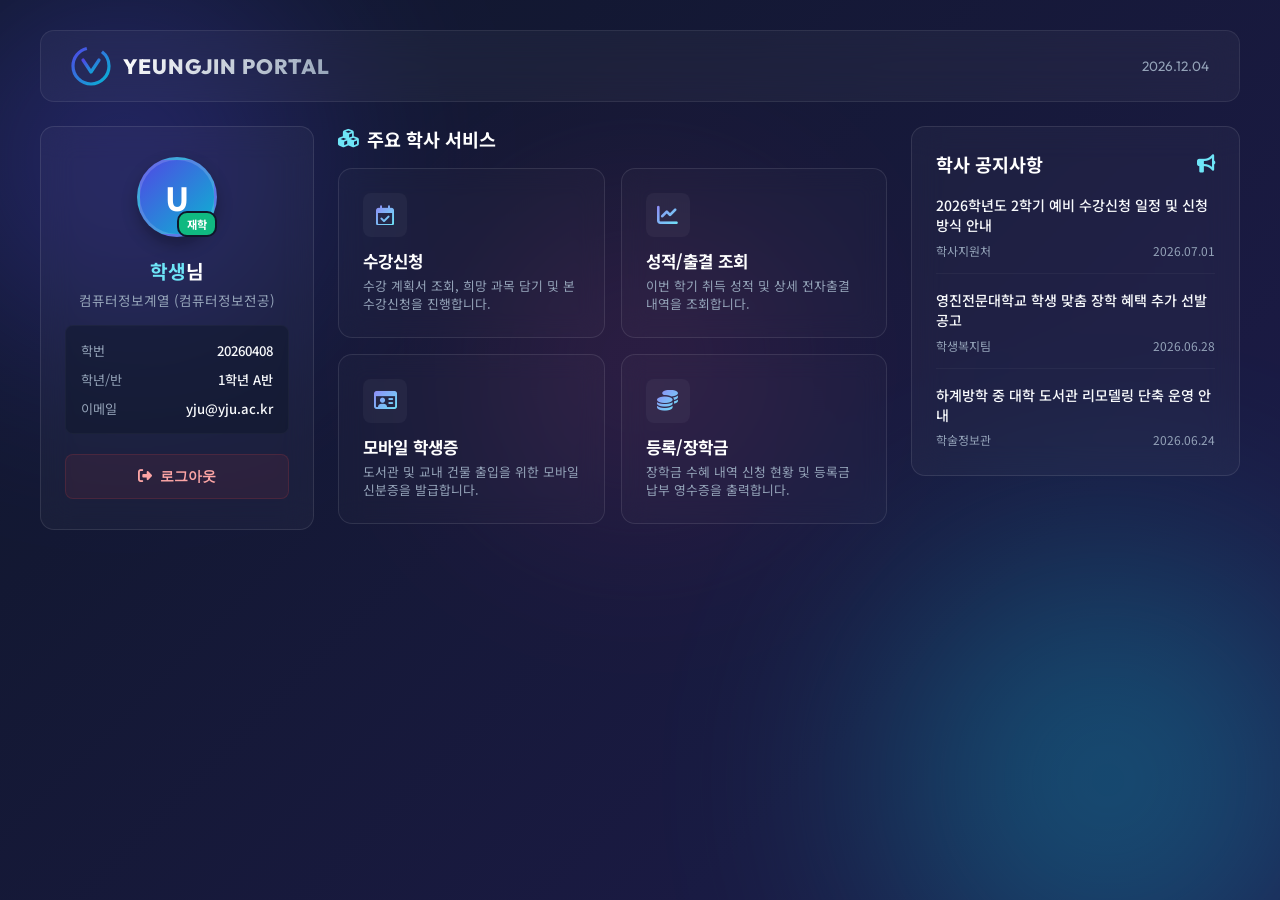
<file: dashboard.html>
<!DOCTYPE html>
<html lang="ko">
<head>
  <meta charset="UTF-8">
  <meta name="viewport" content="width=device-width, initial-scale=1.0">
  <title>영진전문대학교 - 스마트 통합 포털</title>
  <!-- Google Fonts -->
  <link rel="preconnect" href="https://fonts.googleapis.com">
  <link rel="preconnect" href="https://fonts.gstatic.com" crossorigin>
  <link href="https://fonts.googleapis.com/css2?family=Noto+Sans+KR:wght@300;400;500;700;900&family=Outfit:wght@300;400;600;800&display=swap" rel="stylesheet">
  <!-- FontAwesome for Premium Icons -->
  <link rel="stylesheet" href="https://cdnjs.cloudflare.com/ajax/libs/font-awesome/6.4.0/css/all.min.css">
  <link rel="icon" href="data:,">
  <!-- Common Style Sheet -->
  <link rel="stylesheet" href="style.css">
  <style>
    /* 1. 대시보드 레이아웃 및 랩퍼 */
    .dashboard-wrapper {
      width: 100%;
      min-height: 100vh;
      padding: 30px 20px;
      z-index: 1;
      display: flex;
      flex-direction: column;
      align-items: center;
      box-sizing: border-box;
    }

    .dashboard-container {
      width: 100%;
      max-width: 1200px;
      animation: fadeInDashboard 0.8s cubic-bezier(0.16, 1, 0.3, 1) forwards;
    }

    @keyframes fadeInDashboard {
      from { opacity: 0; transform: translateY(15px); }
      to { opacity: 1; transform: translateY(0); }
    }

    /* 2. 상단 헤더 */
    .dashboard-header {
      display: flex;
      justify-content: space-between;
      align-items: center;
      background: rgba(255, 255, 255, 0.04);
      backdrop-filter: blur(16px);
      -webkit-backdrop-filter: blur(16px);
      border: 1px solid rgba(255, 255, 255, 0.08);
      border-radius: var(--radius-md);
      padding: 15px 30px;
      margin-bottom: 24px;
    }

    .brand-section {
      display: flex;
      align-items: center;
      gap: 12px;
    }

    .brand-section .logo-svg {
      width: 40px;
      height: 40px;
    }

    .brand-section .portal-title {
      font-family: var(--font-en);
      font-size: 1.3rem;
      font-weight: 800;
      letter-spacing: 1px;
      background: linear-gradient(135deg, #ffffff 0%, var(--text-muted) 100%);
      -webkit-background-clip: text;
      -webkit-text-fill-color: transparent;
    }

    .header-time {
      font-size: 0.85rem;
      color: var(--text-muted);
      font-family: var(--font-en);
    }

    /* 3. 3단 가로 배치 그리드 */
    .dashboard-grid {
      display: grid;
      grid-template-columns: 1fr 2fr 1.2fr;
      gap: 24px;
      align-items: start;
    }

    @media (max-width: 1024px) {
      .dashboard-grid {
        grid-template-columns: 1fr 1.5fr;
      }
      .sidebar-area {
        grid-column: span 2;
      }
    }

    @media (max-width: 768px) {
      .dashboard-grid {
        grid-template-columns: 1fr;
      }
      .sidebar-area {
        grid-column: span 1;
      }
    }

    /* 4. [좌측] 학생 프로필 카드 */
    .profile-card {
      background: rgba(255, 255, 255, 0.03);
      backdrop-filter: blur(16px);
      -webkit-backdrop-filter: blur(16px);
      border: 1px solid var(--card-border);
      border-radius: var(--radius-md);
      padding: 30px 24px;
      text-align: center;
      display: flex;
      flex-direction: column;
      align-items: center;
      gap: 20px;
    }

    .profile-avatar-wrapper {
      position: relative;
    }

    .profile-avatar {
      width: 80px;
      height: 80px;
      background: linear-gradient(135deg, var(--primary) 0%, var(--secondary) 100%);
      border-radius: 50%;
      display: flex;
      align-items: center;
      justify-content: center;
      font-size: 2rem;
      font-weight: 800;
      color: #ffffff;
      border: 3px solid rgba(255, 255, 255, 0.15);
      box-shadow: 0 8px 16px rgba(0, 0, 0, 0.3);
    }

    .profile-badge {
      position: absolute;
      bottom: 0;
      right: 0;
      background: var(--success);
      color: #ffffff;
      font-size: 0.7rem;
      font-weight: 700;
      padding: 3px 8px;
      border-radius: 10px;
      border: 2px solid #0f172a;
    }

    .profile-info {
      width: 100%;
    }

    .profile-name {
      font-size: 1.2rem;
      font-weight: 700;
      color: #ffffff;
      margin-bottom: 5px;
    }

    .profile-name span {
      color: var(--secondary-light);
    }

    .profile-department {
      font-size: 0.85rem;
      color: var(--text-muted);
      margin-bottom: 15px;
    }

    .profile-details {
      background: rgba(15, 23, 42, 0.5);
      border-radius: var(--radius-sm);
      padding: 15px;
      text-align: left;
      font-size: 0.82rem;
      display: flex;
      flex-direction: column;
      gap: 10px;
      border: 1px solid rgba(255, 255, 255, 0.03);
    }

    .detail-row {
      display: flex;
      justify-content: space-between;
    }

    .detail-label {
      color: var(--text-muted);
    }

    .detail-val {
      color: var(--text-main);
      font-weight: 500;
    }

    .btn-logout {
      width: 100%;
      background: rgba(239, 68, 68, 0.08);
      border: 1px solid rgba(239, 68, 68, 0.15);
      color: #fca5a5;
      padding: 12px;
      border-radius: var(--radius-sm);
      font-size: 0.88rem;
      font-weight: 600;
      cursor: pointer;
      display: flex;
      align-items: center;
      justify-content: center;
      gap: 8px;
      transition: var(--transition-fast);
      text-decoration: none;
    }

    .btn-logout:hover {
      background: rgba(239, 68, 68, 0.2);
      border-color: rgba(239, 68, 68, 0.35);
      color: #ffffff;
      transform: translateY(-2px);
    }

    /* 5. [중앙] 학사 서비스 영역 */
    .services-area {
      display: flex;
      flex-direction: column;
      gap: 16px;
    }

    .services-title {
      font-size: 1.15rem;
      font-weight: 700;
      color: #ffffff;
      display: flex;
      align-items: center;
      gap: 8px;
    }

    .services-title i {
      color: var(--secondary-light);
    }

    .services-grid {
      display: grid;
      grid-template-columns: repeat(2, 1fr);
      gap: 16px;
    }

    @media (max-width: 480px) {
      .services-grid {
        grid-template-columns: 1fr;
      }
    }

    .service-card {
      background: rgba(255, 255, 255, 0.02);
      backdrop-filter: blur(12px);
      -webkit-backdrop-filter: blur(12px);
      border: 1px solid var(--card-border);
      border-radius: var(--radius-md);
      padding: 24px;
      text-decoration: none;
      display: flex;
      flex-direction: column;
      gap: 12px;
      transition: var(--transition-smooth);
      position: relative;
      overflow: hidden;
    }

    .service-card::before {
      content: '';
      position: absolute;
      top: 0;
      left: 0;
      width: 100%;
      height: 100%;
      background: linear-gradient(135deg, rgba(99, 102, 241, 0.06) 0%, rgba(6, 182, 212, 0.06) 100%);
      opacity: 0;
      transition: var(--transition-smooth);
      z-index: 0;
    }

    .service-card:hover {
      transform: translateY(-4px);
      border-color: rgba(6, 182, 212, 0.25);
      box-shadow: 0 12px 24px -10px rgba(6, 182, 212, 0.12);
    }

    .service-card:hover::before {
      opacity: 1;
    }

    .service-icon-wrapper {
      width: 44px;
      height: 44px;
      background: rgba(255, 255, 255, 0.04);
      border-radius: var(--radius-sm);
      display: flex;
      align-items: center;
      justify-content: center;
      z-index: 1;
      transition: var(--transition-smooth);
    }

    .service-card:hover .service-icon-wrapper {
      background: linear-gradient(135deg, var(--primary) 0%, var(--secondary) 100%);
    }

    .service-icon-wrapper i {
      font-size: 1.3rem;
      background: linear-gradient(135deg, var(--primary-light) 0%, var(--secondary-light) 100%);
      -webkit-background-clip: text;
      -webkit-text-fill-color: transparent;
      transition: var(--transition-smooth);
    }

    .service-card:hover .service-icon-wrapper i {
      background: none;
      -webkit-background-clip: initial;
      -webkit-text-fill-color: #ffffff;
    }

    .service-info {
      z-index: 1;
    }

    .service-card-title {
      font-size: 1.05rem;
      font-weight: 700;
      color: #ffffff;
      margin-bottom: 4px;
    }

    .service-desc {
      font-size: 0.8rem;
      color: var(--text-muted);
      line-height: 1.4;
    }

    /* 6. [우측] 공지사항 위젯 */
    .sidebar-area {
      display: flex;
      flex-direction: column;
      gap: 16px;
    }

    .notice-card {
      background: rgba(255, 255, 255, 0.03);
      backdrop-filter: blur(16px);
      -webkit-backdrop-filter: blur(16px);
      border: 1px solid var(--card-border);
      border-radius: var(--radius-md);
      padding: 24px;
      min-height: 350px;
    }

    .notice-card-title {
      font-size: 1.15rem;
      font-weight: 700;
      color: #ffffff;
      margin-bottom: 18px;
      display: flex;
      align-items: center;
      justify-content: space-between;
    }

    .notice-card-title i {
      color: var(--secondary-light);
    }

    .notice-list {
      list-style: none;
      display: flex;
      flex-direction: column;
      gap: 16px;
    }

    .notice-item {
      border-bottom: 1px solid rgba(255, 255, 255, 0.04);
      padding-bottom: 14px;
    }

    .notice-item:last-child {
      border-bottom: none;
      padding-bottom: 0;
    }

    .notice-link {
      text-decoration: none;
      display: flex;
      flex-direction: column;
      gap: 6px;
    }

    .notice-headline {
      font-size: 0.88rem;
      color: var(--text-main);
      font-weight: 500;
      line-height: 1.45;
      transition: var(--transition-fast);
    }

    .notice-link:hover .notice-headline {
      color: var(--secondary-light);
    }

    .notice-meta {
      display: flex;
      justify-content: space-between;
      font-size: 0.75rem;
      color: var(--text-muted);
    }
  </style>
</head>
<body>

  <!-- 배경 애니메이션 요소 -->
  <div class="background-decorations">
    <div class="bubble bubble-1"></div>
    <div class="bubble bubble-2"></div>
    <div class="bubble bubble-3"></div>
  </div>

  <div class="dashboard-wrapper">
    <div class="dashboard-container">
      
      <!-- 포탈 네비게이션 헤더 -->
      <header class="dashboard-header">
        <div class="brand-section">
          <svg viewBox="0 0 100 100" class="logo-svg" aria-hidden="true">
            <defs>
              <linearGradient id="logoGrad" x1="0%" y1="0%" x2="100%" y2="100%">
                <stop offset="0%" stop-color="#4F46E5" />
                <stop offset="100%" stop-color="#06B6D4" />
              </linearGradient>
            </defs>
            <circle cx="50" cy="50" r="45" fill="none" stroke="url(#logoGrad)" stroke-width="8" stroke-dasharray="200 40" />
            <path d="M30 35 L50 65 L70 35" fill="none" stroke="url(#logoGrad)" stroke-width="8" stroke-linecap="round" stroke-linejoin="round" />
            <path d="M50 20 L50 50" fill="none" stroke="url(#logoGrad)" stroke-width="8" stroke-linecap="round" />
          </svg>
          <span class="portal-title">YEUNGJIN PORTAL</span>
        </div>
        <div class="header-time" id="live-time">2026.07.01</div>
      </header>

      <!-- 3단 가로형 그리드 배치의 대시보드 -->
      <div class="dashboard-grid">
        
        <!-- [좌측] 프로필 카드 -->
        <aside class="profile-area">
          <div class="profile-card">
            <div class="profile-avatar-wrapper">
              <div class="profile-avatar" id="display-avatar">U</div>
              <span class="profile-badge">재학</span>
            </div>
            
            <div class="profile-info">
              <h2 class="profile-name"><span id="display-username-profile">학생</span>님</h2>
              <p class="profile-department">컴퓨터정보계열 (컴퓨터정보전공)</p>
              
              <div class="profile-details">
                <div class="detail-row">
                  <span class="detail-label">학번</span>
                  <span class="detail-val">20260408</span>
                </div>
                <div class="detail-row">
                  <span class="detail-label">학년/반</span>
                  <span class="detail-val">1학년 A반</span>
                </div>
                <div class="detail-row">
                  <span class="detail-label">이메일</span>
                  <span class="detail-val" id="display-email-profile">yju@yju.ac.kr</span>
                </div>
              </div>
            </div>

            <button type="button" id="logoutBtn" class="btn-logout">
              <i class="fa-solid fa-right-from-bracket"></i>
              <span>로그아웃</span>
            </button>
          </div>
        </aside>

        <!-- [중앙] 학사 서비스 -->
        <main class="services-area">
          <h3 class="services-title">
            <i class="fa-solid fa-cubes"></i>
            <span>주요 학사 서비스</span>
          </h3>
          
          <div class="services-grid">
            <!-- 수강신청 -->
            <a href="#" class="service-card" onclick="alert('수강신청 서비스 준비 중입니다.'); return false;">
              <div class="service-icon-wrapper">
                <i class="fa-regular fa-calendar-check"></i>
              </div>
              <div class="service-info">
                <h4 class="service-card-title">수강신청</h4>
                <p class="service-desc">수강 계획서 조회, 희망 과목 담기 및 본 수강신청을 진행합니다.</p>
              </div>
            </a>

            <!-- 성적/출결 조회 -->
            <a href="#" class="service-card" onclick="alert('성적 및 출결 조회 서비스 준비 중입니다.'); return false;">
              <div class="service-icon-wrapper">
                <i class="fa-solid fa-chart-line"></i>
              </div>
              <div class="service-info">
                <h4 class="service-card-title">성적/출결 조회</h4>
                <p class="service-desc">이번 학기 취득 성적 및 상세 전자출결 내역을 조회합니다.</p>
              </div>
            </a>

            <!-- 모바일 학생증 -->
            <a href="#" class="service-card" onclick="alert('모바일 학생증 발급 준비 중입니다.'); return false;">
              <div class="service-icon-wrapper">
                <i class="fa-regular fa-id-card"></i>
              </div>
              <div class="service-info">
                <h4 class="service-card-title">모바일 학생증</h4>
                <p class="service-desc">도서관 및 교내 건물 출입을 위한 모바일 신분증을 발급합니다.</p>
              </div>
            </a>

            <!-- 등록/장학 -->
            <a href="#" class="service-card" onclick="alert('등록금 및 장학금 서비스 준비 중입니다.'); return false;">
              <div class="service-icon-wrapper">
                <i class="fa-solid fa-coins"></i>
              </div>
              <div class="service-info">
                <h4 class="service-card-title">등록/장학금</h4>
                <p class="service-desc">장학금 수혜 내역 신청 현황 및 등록금 납부 영수증을 출력합니다.</p>
              </div>
            </a>
          </div>
        </main>

        <!-- [우측] 공지사항 -->
        <aside class="sidebar-area">
          <div class="notice-card">
            <h3 class="notice-card-title">
              <span>학사 공지사항</span>
              <i class="fa-solid fa-bullhorn"></i>
            </h3>
            
            <ul class="notice-list">
              <li class="notice-item">
                <a href="#" class="notice-link" onclick="alert('공지 상세내용 준비 중입니다.'); return false;">
                  <span class="notice-headline">2026학년도 2학기 예비 수강신청 일정 및 신청 방식 안내</span>
                  <div class="notice-meta">
                    <span>학사지원처</span>
                    <span>2026.07.01</span>
                  </div>
                </a>
              </li>
              <li class="notice-item">
                <a href="#" class="notice-link" onclick="alert('공지 상세내용 준비 중입니다.'); return false;">
                  <span class="notice-headline">영진전문대학교 학생 맞춤 장학 혜택 추가 선발 공고</span>
                  <div class="notice-meta">
                    <span>학생복지팀</span>
                    <span>2026.06.28</span>
                  </div>
                </a>
              </li>
              <li class="notice-item">
                <a href="#" class="notice-link" onclick="alert('공지 상세내용 준비 중입니다.'); return false;">
                  <span class="notice-headline">하계방학 중 대학 도서관 리모델링 단축 운영 안내</span>
                  <div class="notice-meta">
                    <span>학술정보관</span>
                    <span>2026.06.24</span>
                  </div>
                </a>
              </li>
            </ul>
          </div>
        </aside>

      </div>

    </div>
  </div>

  <script>
    document.addEventListener('DOMContentLoaded', () => {
      // URL 파라미터에서 아이디 파싱
      const urlParams = new URLSearchParams(window.location.search);
      const username = urlParams.get('username') || '학생';

      // 프로필 데이터 바인딩
      document.getElementById('display-username-profile').textContent = username;

      // 아바타 첫 글자 추출 적용
      const avatarEl = document.getElementById('display-avatar');
      if (username && username !== '학생') {
        avatarEl.textContent = username.substring(0, 1).toUpperCase();
      }

      // 웰컴 타임 현재 시간 업데이트
      const timeEl = document.getElementById('live-time');
      const today = new Date();
      const year = today.getFullYear();
      const month = String(today.getMonth() + 1).padStart(2, '0');
      const date = String(today.getDate()).padStart(2, '0');
      timeEl.textContent = `${year}.${month}.${date}`;

      // 로그아웃 버튼 기능 구현
      const logoutBtn = document.getElementById('logoutBtn');
      logoutBtn.addEventListener('click', () => {
        if (confirm('로그아웃 하시겠습니까?')) {
          window.location.href = 'login.html';
        }
      });
    });
  </script>
</body>
</html>
</file>
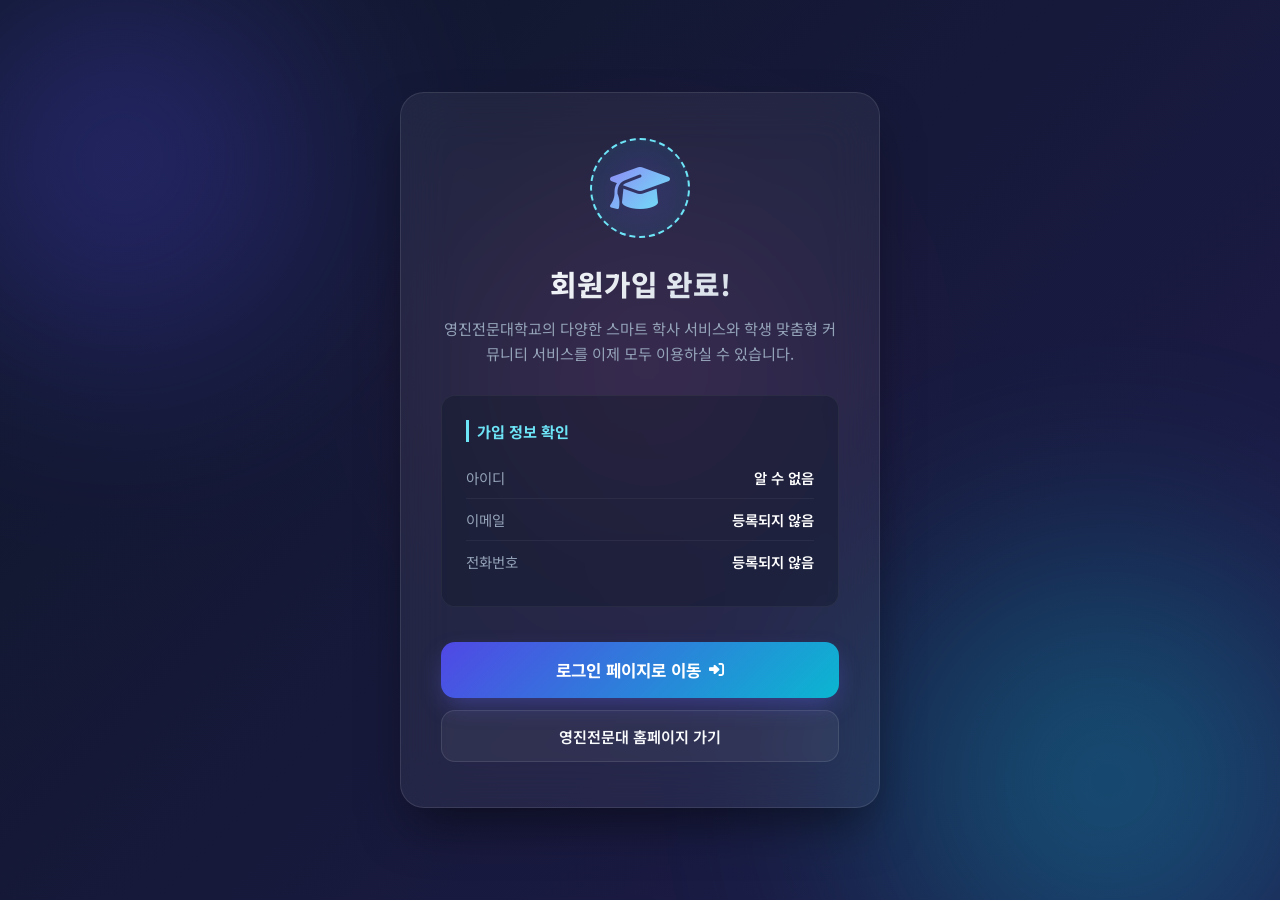
<file: welcome.html>
<!DOCTYPE html>
<html lang="ko">
<head>
  <meta charset="UTF-8">
  <meta name="viewport" content="width=device-width, initial-scale=1.0">
  <title>영진전문대학교 - 가입을 환영합니다!</title>
  <!-- Google Fonts -->
  <link rel="preconnect" href="https://fonts.googleapis.com">
  <link rel="preconnect" href="https://fonts.gstatic.com" crossorigin>
  <link href="https://fonts.googleapis.com/css2?family=Noto+Sans+KR:wght@300;400;500;700;900&family=Outfit:wght@300;400;600;800&display=swap" rel="stylesheet">
  <!-- FontAwesome for Icons -->
  <link rel="stylesheet" href="https://cdnjs.cloudflare.com/ajax/libs/font-awesome/6.4.0/css/all.min.css">
  <link rel="icon" href="data:,">
  <!-- CSS Stylesheet -->
  <link rel="stylesheet" href="style.css">
  <style>
    /* 웰컴 페이지 전용 프리미엄 추가 스타일 */
    .welcome-card {
      text-align: center;
      animation: slide-up-welcome 0.8s cubic-bezier(0.16, 1, 0.3, 1) forwards;
    }

    @keyframes slide-up-welcome {
      0% {
        opacity: 0;
        transform: translateY(40px);
      }
      100% {
        opacity: 1;
        transform: translateY(0);
      }
    }

    .welcome-badge {
      display: inline-flex;
      align-items: center;
      justify-content: center;
      width: 100px;
      height: 100px;
      background: radial-gradient(circle, rgba(99, 102, 241, 0.2) 0%, rgba(6, 182, 212, 0.1) 100%);
      border: 2px dashed var(--secondary-light);
      border-radius: 50%;
      margin: 0 auto 25px;
      position: relative;
    }

    .welcome-badge i {
      font-size: 3rem;
      background: linear-gradient(135deg, var(--primary-light) 0%, var(--secondary-light) 100%);
      -webkit-background-clip: text;
      -webkit-text-fill-color: transparent;
      animation: float-icon 3s infinite ease-in-out;
    }

    @keyframes float-icon {
      0%, 100% { transform: translateY(0) rotate(0deg); }
      50% { transform: translateY(-8px) rotate(10deg); }
    }

    .welcome-heading {
      font-size: 1.8rem;
      font-weight: 800;
      background: linear-gradient(135deg, #ffffff 0%, #cbd5e1 100%);
      -webkit-background-clip: text;
      -webkit-text-fill-color: transparent;
      margin-bottom: 12px;
    }

    .welcome-desc {
      color: var(--text-muted);
      font-size: 0.95rem;
      line-height: 1.6;
      margin-bottom: 30px;
    }

    .user-info-panel {
      background: rgba(15, 23, 42, 0.4);
      border: 1px solid rgba(255, 255, 255, 0.05);
      border-radius: var(--radius-md);
      padding: 24px;
      margin-bottom: 35px;
      text-align: left;
    }

    .user-info-title {
      font-size: 0.95rem;
      font-weight: 700;
      color: var(--secondary-light);
      margin-bottom: 15px;
      border-left: 3px solid var(--secondary-light);
      padding-left: 8px;
    }

    .info-row {
      display: flex;
      justify-content: space-between;
      padding: 10px 0;
      border-bottom: 1px solid rgba(255, 255, 255, 0.05);
      font-size: 0.9rem;
    }

    .info-row:last-child {
      border-bottom: none;
    }

    .info-label {
      color: var(--text-muted);
    }

    .info-value {
      color: #ffffff;
      font-weight: 600;
    }

    .action-buttons {
      display: flex;
      flex-direction: column;
      gap: 12px;
    }

    .btn-secondary-action {
      width: 100%;
      padding: 14px;
      background: rgba(255, 255, 255, 0.05);
      border: 1px solid rgba(255, 255, 255, 0.1);
      border-radius: var(--radius-md);
      color: var(--text-main);
      font-size: 0.95rem;
      font-weight: 600;
      text-decoration: none;
      display: inline-block;
      transition: var(--transition-fast);
    }

    .btn-secondary-action:hover {
      background: rgba(255, 255, 255, 0.1);
      border-color: rgba(255, 255, 255, 0.2);
      transform: translateY(-2px);
    }

    .confetti {
      position: absolute;
      width: 8px;
      height: 8px;
      background-color: var(--secondary);
      opacity: 0;
      border-radius: 50%;
      animation: fall 3s infinite linear;
    }

    @keyframes fall {
      0% {
        top: -10%;
        opacity: 1;
        transform: translateX(0) rotate(0deg);
      }
      100% {
        top: 100%;
        opacity: 0;
        transform: translateX(100px) rotate(360deg);
      }
    }
  </style>
</head>
<body>

  <!-- 배경 애니메이션 -->
  <div class="background-decorations">
    <div class="bubble bubble-1"></div>
    <div class="bubble bubble-2"></div>
    <div class="bubble bubble-3"></div>
  </div>

  <div class="container">
    <main class="signup-card welcome-card">
      
      <!-- 상단 디자인 뱃지 -->
      <div class="welcome-badge">
        <i class="fa-solid fa-graduation-cap"></i>
      </div>

      <!-- 타이틀 및 설명 -->
      <h1 class="welcome-heading">회원가입 완료!</h1>
      <p class="welcome-desc">영진전문대학교의 다양한 스마트 학사 서비스와 학생 맞춤형 커뮤니티 서비스를 이제 모두 이용하실 수 있습니다.</p>

      <!-- 사용자 정보 표시 영역 -->
      <section class="user-info-panel">
        <h2 class="user-info-title">가입 정보 확인</h2>
        <div class="info-row">
          <span class="info-label">아이디</span>
          <span class="info-value" id="display-username">-</span>
        </div>
        <div class="info-row">
          <span class="info-label">이메일</span>
          <span class="info-value" id="display-email">-</span>
        </div>
        <div class="info-row">
          <span class="info-label">전화번호</span>
          <span class="info-value" id="display-phone">-</span>
        </div>
      </section>

      <!-- 액션 버튼 -->
      <div class="action-buttons">
        <a href="login.html" id="loginPageLink" class="btn-submit" style="text-decoration: none;">
          <span>로그인 페이지로 이동</span>
          <i class="fa-solid fa-right-to-bracket btn-icon"></i>
        </a>
        <a href="https://www.yju.ac.kr" target="_blank" rel="noopener noreferrer" class="btn-secondary-action">
          <span>영진전문대 홈페이지 가기</span>
        </a>
      </div>

    </main>
  </div>

  <!-- 파라미터 파싱 스크립트 -->
  <script>
    document.addEventListener('DOMContentLoaded', () => {
      // URL에서 쿼리 파라미터 파싱
      const urlParams = new URLSearchParams(window.location.search);
      const username = urlParams.get('username') || '알 수 없음';
      const email = urlParams.get('email') || '등록되지 않음';
      const phone = urlParams.get('phone') || '등록되지 않음';

      // HTML 요소 업데이트 (XSS 방지를 위해 textContent 사용)
      document.getElementById('display-username').textContent = username;
      document.getElementById('display-email').textContent = email;
      document.getElementById('display-phone').textContent = phone;

      // 로그인 링크 동적 변경 (가입된 아이디 정보 전달)
      const loginPageLink = document.getElementById('loginPageLink');
      if (loginPageLink && username !== '알 수 없음') {
        loginPageLink.href = `login.html?username=${encodeURIComponent(username)}`;
      }

      // 꽃가루(Confetti) 이펙트 동적 생성
      const container = document.body;
      const colors = ['#4F46E5', '#06B6D4', '#ef4444', '#f59e0b', '#10b981', '#ec4899'];
      
      for (let i = 0; i < 40; i++) {
        const confetti = document.createElement('div');
        confetti.className = 'confetti';
        
        // 무작위 스타일 부여
        confetti.style.left = Math.random() * 100 + 'vw';
        confetti.style.backgroundColor = colors[Math.floor(Math.random() * colors.length)];
        confetti.style.width = Math.random() * 10 + 5 + 'px';
        confetti.style.height = confetti.style.width;
        confetti.style.animationDuration = Math.random() * 2 + 2 + 's';
        confetti.style.animationDelay = Math.random() * 3 + 's';
        
        // 무작위 퍼짐 효과
        if (Math.random() > 0.5) {
          confetti.style.borderRadius = '0'; // 사각형 꽃가루
        }
        
        container.appendChild(confetti);
      }
    });
  </script>
</body>
</html>
</file>
<file: style.css>
/* ==========================================================================
   영진전문대학교 회원가입 페이지 프리미엄 스타일 시트
   ========================================================================== */

/* 1. 디자인 토큰 및 변수 설정 (CSS Custom Properties) */
:root {
  /* 컬러 시스템 - HSL 기반 정밀 조정 */
  --primary-hue: 243; /* 퍼플 계열 */
  --secondary-hue: 188; /* 사이언 계열 */
  
  --primary: hsl(var(--primary-hue), 75%, 59%);
  --primary-light: hsl(var(--primary-hue), 85%, 75%);
  --primary-dark: hsl(var(--primary-hue), 75%, 45%);
  
  --secondary: hsl(var(--secondary-hue), 90%, 43%);
  --secondary-light: hsl(var(--secondary-hue), 90%, 70%);
  
  --bg-gradient: linear-gradient(135deg, #0f172a 0%, #1e1b4b 100%);
  --card-bg: rgba(255, 255, 255, 0.06);
  --card-border: rgba(255, 255, 255, 0.1);
  
  /* 텍스트 컬러 */
  --text-main: #f8fafc;
  --text-muted: #94a3b8;
  --text-input: #ffffff;
  --text-input-placeholder: #64748b;
  
  /* 상태 컬러 */
  --success: #10b981;
  --success-bg: rgba(16, 185, 129, 0.1);
  --error: #ef4444;
  --error-bg: rgba(239, 68, 68, 0.1);
  --warning: #f59e0b;
  
  /* 타이포그래피 */
  --font-kr: 'Noto Sans KR', sans-serif;
  --font-en: 'Outfit', sans-serif;
  
  /* 그림자 & 라운드 */
  --shadow-premium: 0 25px 50px -12px rgba(0, 0, 0, 0.5);
  --shadow-input-focus: 0 0 20px rgba(99, 102, 241, 0.25);
  --radius-lg: 24px;
  --radius-md: 14px;
  --radius-sm: 8px;
  
  --transition-smooth: all 0.4s cubic-bezier(0.16, 1, 0.3, 1);
  --transition-fast: all 0.2s ease;
}

/* 2. 전역 스타일 및 초기화 */
*, *::before, *::after {
  box-sizing: border-box;
  margin: 0;
  padding: 0;
}

body {
  font-family: var(--font-kr);
  color: var(--text-main);
  background: var(--bg-gradient);
  min-height: 100vh;
  display: flex;
  justify-content: center;
  align-items: center;
  overflow-x: hidden;
  position: relative;
}

/* 3. 배경 애니메이션 요소 (구체 효과) */
.background-decorations {
  position: absolute;
  top: 0;
  left: 0;
  width: 100%;
  height: 100%;
  overflow: hidden;
  z-index: 0;
  pointer-events: none;
}

.bubble {
  position: absolute;
  border-radius: 50%;
  filter: blur(100px);
  opacity: 0.45;
  animation: float 20s infinite alternate ease-in-out;
}

.bubble-1 {
  width: 500px;
  height: 500px;
  background: radial-gradient(circle, var(--primary) 0%, transparent 80%);
  top: -10%;
  left: -10%;
  animation-delay: 0s;
}

.bubble-2 {
  width: 600px;
  height: 600px;
  background: radial-gradient(circle, var(--secondary) 0%, transparent 80%);
  bottom: -20%;
  right: -10%;
  animation-delay: -5s;
}

.bubble-3 {
  width: 400px;
  height: 400px;
  background: radial-gradient(circle, #ec4899 0%, transparent 80%);
  top: 40%;
  left: 50%;
  transform: translate(-50%, -50%);
  opacity: 0.2;
  animation-duration: 25s;
}

@keyframes float {
  0% { transform: translateY(0px) scale(1); }
  50% { transform: translateY(50px) scale(1.1) rotate(30deg); }
  100% { transform: translateY(-30px) scale(0.95) rotate(-30deg); }
}

/* 4. 컨테이너 및 회원가입 카드 */
.container {
  width: 100%;
  max-width: 520px;
  padding: 40px 20px;
  z-index: 1;
}

.signup-card {
  background: var(--card-bg);
  backdrop-filter: blur(25px);
  -webkit-backdrop-filter: blur(25px);
  border: 1px solid var(--card-border);
  border-radius: var(--radius-lg);
  padding: 45px 40px;
  box-shadow: var(--shadow-premium);
  transform: translateY(0);
  transition: var(--transition-smooth);
}

.signup-card:hover {
  border-color: rgba(255, 255, 255, 0.15);
}

/* 5. 카드 헤더 (로고 & 제목) */
.card-header {
  text-align: center;
  margin-bottom: 35px;
}

.brand-logo {
  display: inline-block;
  width: 80px;
  height: 80px;
  margin-bottom: 15px;
  animation: logo-pulse 4s infinite ease-in-out;
}

.logo-svg {
  width: 100%;
  height: 100%;
}

@keyframes logo-pulse {
  0%, 100% { transform: scale(1); }
  50% { transform: scale(1.05); }
}

.brand-title {
  font-family: var(--font-en);
  font-weight: 800;
  font-size: 2.2rem;
  letter-spacing: 3px;
  background: linear-gradient(135deg, #ffffff 0%, var(--primary-light) 50%, var(--secondary-light) 100%);
  -webkit-background-clip: text;
  -webkit-text-fill-color: transparent;
  margin-bottom: 6px;
}

.brand-subtitle {
  font-size: 0.95rem;
  color: var(--text-muted);
  font-weight: 400;
  letter-spacing: 0.5px;
}

/* 6. 인풋 그룹 및 입력 필드 */
.signup-form {
  display: flex;
  flex-direction: column;
  gap: 22px;
}

.input-group {
  display: flex;
  flex-direction: column;
  gap: 8px;
  position: relative;
}

.input-group label {
  display: flex;
  align-items: center;
  font-size: 0.9rem;
  font-weight: 500;
  color: var(--text-main);
  padding-left: 4px;
}

.required-mark {
  color: var(--secondary-light);
  margin-left: 4px;
  font-weight: bold;
}

.input-wrapper {
  position: relative;
  display: flex;
  align-items: center;
}

.input-wrapper input {
  width: 100%;
  padding: 15px 45px;
  background: rgba(15, 23, 42, 0.6);
  border: 1.5px solid rgba(255, 255, 255, 0.1);
  border-radius: var(--radius-md);
  color: var(--text-input);
  font-size: 0.95rem;
  font-family: var(--font-kr);
  transition: var(--transition-fast);
  outline: none;
}

.input-wrapper input::placeholder {
  color: var(--text-input-placeholder);
}

.input-wrapper input:hover {
  border-color: rgba(255, 255, 255, 0.25);
  background: rgba(15, 23, 42, 0.8);
}

.input-wrapper input:focus {
  border-color: var(--primary);
  background: rgba(15, 23, 42, 0.9);
  box-shadow: var(--shadow-input-focus);
}

/* 아이콘 데코레이션 */
.input-icon {
  position: absolute;
  left: 16px;
  color: var(--text-muted);
  font-size: 1.1rem;
  transition: var(--transition-fast);
  pointer-events: none;
}

.input-wrapper input:focus ~ .input-icon {
  color: var(--primary-light);
}

/* 비밀번호 보이기/숨기기 버튼 */
.btn-toggle-password {
  position: absolute;
  right: 16px;
  background: none;
  border: none;
  color: var(--text-muted);
  font-size: 1.1rem;
  cursor: pointer;
  padding: 4px;
  z-index: 2;
  transition: var(--transition-fast);
}

.btn-toggle-password:hover {
  color: var(--text-main);
}

.btn-toggle-password .eye-open-icon {
  display: none;
}

.btn-toggle-password.active .eye-close-icon {
  display: none;
}

.btn-toggle-password.active .eye-open-icon {
  display: inline-block;
}

/* 7. 유효성 검사 피드백 스타일 및 애니메이션 */
.status-icon {
  position: absolute;
  right: 16px;
  font-size: 1.1rem;
  pointer-events: none;
  opacity: 0;
  transform: scale(0.5);
  transition: var(--transition-smooth);
}

/* 비밀번호 필드는 토글 버튼이 있으므로 아이콘 위치 조정 */
#group-password .status-icon {
  right: 48px;
}

.validation-message {
  font-size: 0.8rem;
  color: var(--error);
  padding-left: 4px;
  min-height: 18px;
  opacity: 0;
  transform: translateY(-5px);
  transition: var(--transition-fast);
}

/* 성공 상태 */
.input-group.success .input-wrapper input {
  border-color: var(--success);
  background: rgba(16, 185, 129, 0.05);
}

.input-group.success .success-icon {
  opacity: 1;
  transform: scale(1);
  color: var(--success);
}

/* 에러 상태 */
.input-group.error .input-wrapper input {
  border-color: var(--error);
  background: rgba(239, 68, 68, 0.05);
}

.input-group.error .error-icon {
  opacity: 1;
  transform: scale(1);
  color: var(--error);
}

.input-group.error .validation-message {
  opacity: 1;
  transform: translateY(0);
}

/* 진동 애니메이션 (Shake) */
@keyframes shake {
  0%, 100% { transform: translateX(0); }
  20%, 60% { transform: translateX(-6px); }
  40%, 80% { transform: translateX(6px); }
}

.input-group.shake-anim .input-wrapper {
  animation: shake 0.4s ease-in-out;
}

/* 비밀번호 강도 측정기 */
.pw-strength-meter {
  width: 100%;
  height: 4px;
  background: rgba(255, 255, 255, 0.1);
  border-radius: var(--radius-sm);
  margin-top: -4px;
  overflow: hidden;
  display: none; /* 비밀번호 입력 시에만 노출 */
}

.strength-bar {
  height: 100%;
  width: 0;
  background: var(--error);
  border-radius: var(--radius-sm);
  transition: width 0.3s ease, background-color 0.3s ease;
}

/* 8. 약관 동의 체크박스 커스텀 */
.terms-group {
  margin-top: 5px;
}

.checkbox-container {
  display: flex;
  align-items: flex-start;
  position: relative;
  padding-left: 30px;
  cursor: pointer;
  font-size: 0.85rem;
  color: var(--text-muted);
  user-select: none;
}

.checkbox-container input {
  position: absolute;
  opacity: 0;
  cursor: pointer;
  height: 0;
  width: 0;
}

.checkmark {
  position: absolute;
  top: 1px;
  left: 0;
  height: 18px;
  width: 18px;
  background: rgba(15, 23, 42, 0.6);
  border: 1.5px solid rgba(255, 255, 255, 0.15);
  border-radius: 4px;
  transition: var(--transition-fast);
}

.checkbox-container:hover input ~ .checkmark {
  border-color: rgba(255, 255, 255, 0.3);
}

.checkbox-container input:checked ~ .checkmark {
  background: linear-gradient(135deg, var(--primary) 0%, var(--secondary) 100%);
  border-color: transparent;
}

.checkmark::after {
  content: "";
  position: absolute;
  display: none;
}

.checkbox-container input:checked ~ .checkmark::after {
  display: block;
}

.checkbox-container .checkmark::after {
  left: 5px;
  top: 2px;
  width: 5px;
  height: 9px;
  border: solid white;
  border-width: 0 2px 2px 0;
  transform: rotate(45deg);
}

.terms-text .required-mark {
  color: var(--secondary-light);
}

.terms-group .validation-message {
  margin-top: 6px;
}

/* 9. 제출 버튼 */
.btn-submit {
  position: relative;
  width: 100%;
  padding: 16px;
  background: linear-gradient(135deg, var(--primary) 0%, var(--secondary) 100%);
  border: none;
  border-radius: var(--radius-md);
  color: #ffffff;
  font-size: 1.05rem;
  font-weight: 700;
  font-family: var(--font-kr);
  cursor: pointer;
  display: flex;
  justify-content: center;
  align-items: center;
  gap: 8px;
  box-shadow: 0 10px 25px -5px rgba(99, 102, 241, 0.4);
  overflow: hidden;
  transition: var(--transition-smooth);
}

.btn-submit::before {
  content: '';
  position: absolute;
  top: 0;
  left: -100%;
  width: 100%;
  height: 100%;
  background: linear-gradient(90deg, transparent, rgba(255, 255, 255, 0.2), transparent);
  transition: 0.5s;
}

.btn-submit:hover::before {
  left: 100%;
}

.btn-submit:hover {
  transform: translateY(-3px);
  box-shadow: 0 15px 30px -5px rgba(99, 102, 241, 0.6);
}

.btn-submit:active {
  transform: translateY(-1px);
}

.btn-icon {
  font-size: 0.95rem;
  transition: var(--transition-fast);
}

.btn-submit:hover .btn-icon {
  transform: translateX(4px);
}

/* 10. 카드 푸터 */
.card-footer {
  text-align: center;
  margin-top: 25px;
  font-size: 0.85rem;
  color: var(--text-muted);
}

.login-link {
  color: var(--secondary-light);
  text-decoration: none;
  font-weight: 600;
  transition: var(--transition-fast);
  margin-left: 4px;
}

.login-link:hover {
  color: #ffffff;
  text-decoration: underline;
}

/* 11. 모달 팝업 레이아웃 (Glassmorphism & Slide-up) */
.modal-overlay {
  position: fixed;
  top: 0;
  left: 0;
  width: 100%;
  height: 100%;
  background: rgba(15, 23, 42, 0.7);
  backdrop-filter: blur(15px);
  -webkit-backdrop-filter: blur(15px);
  display: flex;
  justify-content: center;
  align-items: center;
  z-index: 100;
  opacity: 0;
  pointer-events: none;
  transition: opacity 0.4s ease;
}

.modal-overlay.active {
  opacity: 1;
  pointer-events: auto;
}

.modal-content {
  background: rgba(30, 41, 59, 0.85);
  border: 1px solid rgba(255, 255, 255, 0.15);
  border-radius: var(--radius-lg);
  padding: 40px;
  width: 90%;
  max-width: 460px;
  text-align: center;
  box-shadow: var(--shadow-premium);
  transform: scale(0.8) translateY(30px);
  transition: transform 0.4s cubic-bezier(0.175, 0.885, 0.32, 1.275);
}

.modal-overlay.active .modal-content {
  transform: scale(1) translateY(0);
}

.modal-icon-wrapper {
  margin-bottom: 25px;
  display: flex;
  justify-content: center;
}

/* 성공 체크 아이콘 애니메이션 */
.modal-success-check {
  width: 80px;
  height: 80px;
  position: relative;
  border-radius: 50%;
  background-color: var(--success-bg);
  border: 4px solid var(--success);
  display: flex;
  align-items: center;
  justify-content: center;
}

.modal-success-check::after {
  content: '';
  position: absolute;
  width: 12px;
  height: 24px;
  border: solid var(--success);
  border-width: 0 4px 4px 0;
  transform: rotate(45deg) translate(-2px, -4px);
  transform-origin: center;
  animation: checkmark-draw 0.6s ease-in-out forwards;
}

@keyframes checkmark-draw {
  0% {
    width: 0;
    height: 0;
    opacity: 0;
  }
  50% {
    width: 0;
    height: 24px;
    opacity: 1;
  }
  100% {
    width: 12px;
    height: 24px;
    opacity: 1;
  }
}

.modal-title {
  font-size: 1.5rem;
  font-weight: 700;
  color: #ffffff;
  margin-bottom: 10px;
}

.modal-message {
  font-size: 0.95rem;
  color: var(--text-muted);
  line-height: 1.6;
  margin-bottom: 25px;
}

/* 회원정보 요약 박스 */
.summary-box {
  background: rgba(15, 23, 42, 0.5);
  border-radius: var(--radius-md);
  padding: 16px 20px;
  margin-bottom: 30px;
  display: flex;
  flex-direction: column;
  gap: 12px;
  text-align: left;
}

.summary-row {
  display: flex;
  justify-content: space-between;
  align-items: center;
  font-size: 0.9rem;
}

.summary-label {
  color: var(--text-muted);
}

.summary-value {
  color: #ffffff;
  font-weight: 600;
}

.btn-modal-close {
  width: 100%;
  padding: 14px;
  background: #ffffff;
  border: none;
  border-radius: var(--radius-md);
  color: #0f172a;
  font-size: 1rem;
  font-weight: 700;
  cursor: pointer;
  box-shadow: 0 4px 12px rgba(0, 0, 0, 0.1);
  transition: var(--transition-fast);
}

.btn-modal-close:hover {
  background: #f1f5f9;
  transform: translateY(-2px);
}

.btn-modal-close:active {
  transform: translateY(0);
}

/* 12. 미디어 쿼리 (반응형 디자인) */
@media (max-width: 480px) {
  .container {
    padding: 20px 10px;
  }

  .signup-card {
    padding: 35px 20px;
    border-radius: var(--radius-md);
  }

  .brand-title {
    font-size: 1.8rem;
  }

  .modal-content {
    padding: 30px 20px;
  }
}
</file>
